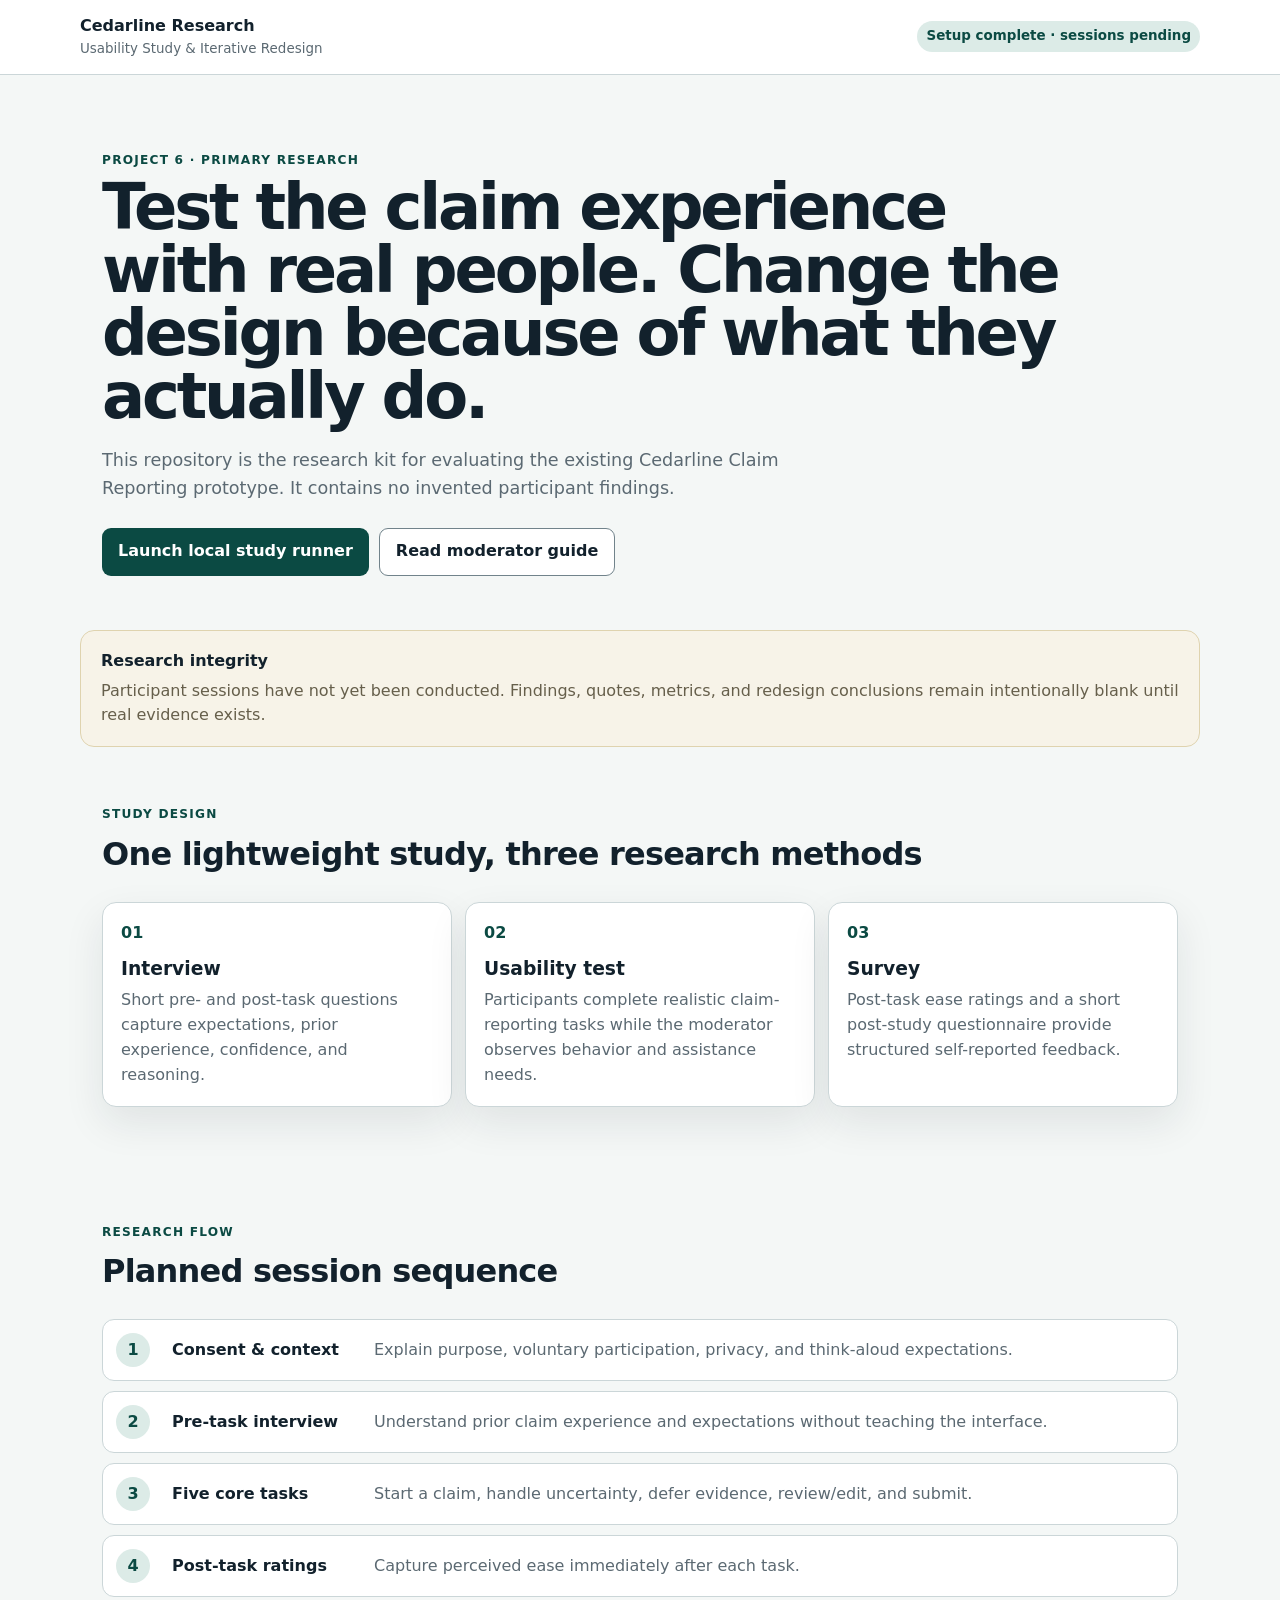
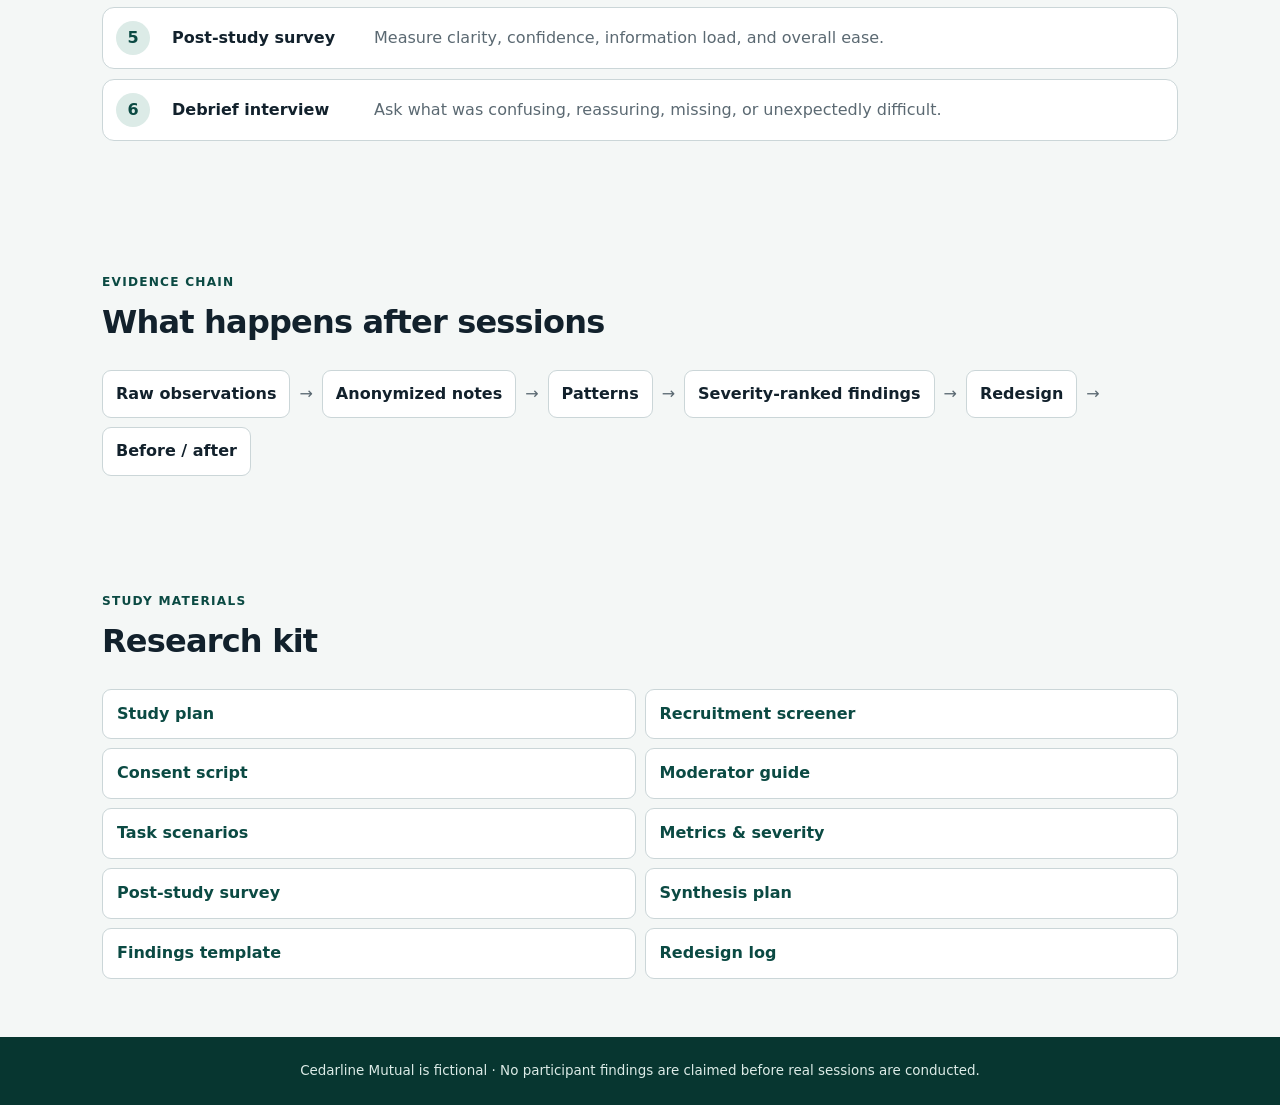
<file: index.html>
<!doctype html>
<html lang="en">
<head>
  <meta charset="utf-8">
  <meta name="viewport" content="width=device-width,initial-scale=1">
  <meta name="description" content="Cedarline Claim Reporting usability-study kit and research case study">
  <title>Cedarline Usability Study & Redesign</title>
  <link rel="stylesheet" href="styles.css">
</head>
<body>
<a class="skip-link" href="#main">Skip to study overview</a>
<header class="topbar">
  <div><strong>Cedarline Research</strong><span>Usability Study & Iterative Redesign</span></div>
  <span class="status">Setup complete · sessions pending</span>
</header>

<main id="main">
  <section class="hero">
    <p class="eyebrow">Project 6 · Primary research</p>
    <h1>Test the claim experience with real people. Change the design because of what they actually do.</h1>
    <p>This repository is the research kit for evaluating the existing Cedarline Claim Reporting prototype. It contains no invented participant findings.</p>
    <div class="actions">
      <a class="button primary" href="study-runner.html">Launch local study runner</a>
      <a class="button secondary" href="study/moderator-guide.md">Read moderator guide</a>
    </div>
  </section>

  <section class="notice">
    <strong>Research integrity</strong>
    <p>Participant sessions have not yet been conducted. Findings, quotes, metrics, and redesign conclusions remain intentionally blank until real evidence exists.</p>
  </section>

  <section class="section">
    <p class="eyebrow">Study design</p>
    <h2>One lightweight study, three research methods</h2>
    <div class="method-grid">
      <article><span>01</span><h3>Interview</h3><p>Short pre- and post-task questions capture expectations, prior experience, confidence, and reasoning.</p></article>
      <article><span>02</span><h3>Usability test</h3><p>Participants complete realistic claim-reporting tasks while the moderator observes behavior and assistance needs.</p></article>
      <article><span>03</span><h3>Survey</h3><p>Post-task ease ratings and a short post-study questionnaire provide structured self-reported feedback.</p></article>
    </div>
  </section>

  <section class="section">
    <p class="eyebrow">Research flow</p>
    <h2>Planned session sequence</h2>
    <ol class="flow">
      <li><strong>Consent & context</strong><span>Explain purpose, voluntary participation, privacy, and think-aloud expectations.</span></li>
      <li><strong>Pre-task interview</strong><span>Understand prior claim experience and expectations without teaching the interface.</span></li>
      <li><strong>Five core tasks</strong><span>Start a claim, handle uncertainty, defer evidence, review/edit, and submit.</span></li>
      <li><strong>Post-task ratings</strong><span>Capture perceived ease immediately after each task.</span></li>
      <li><strong>Post-study survey</strong><span>Measure clarity, confidence, information load, and overall ease.</span></li>
      <li><strong>Debrief interview</strong><span>Ask what was confusing, reassuring, missing, or unexpectedly difficult.</span></li>
    </ol>
  </section>

  <section class="section">
    <p class="eyebrow">Evidence chain</p>
    <h2>What happens after sessions</h2>
    <div class="evidence-chain" aria-label="Research evidence chain">
      <div>Raw observations</div><span>→</span><div>Anonymized notes</div><span>→</span><div>Patterns</div><span>→</span><div>Severity-ranked findings</div><span>→</span><div>Redesign</div><span>→</span><div>Before / after</div>
    </div>
  </section>

  <section class="section">
    <p class="eyebrow">Study materials</p>
    <h2>Research kit</h2>
    <div class="materials">
      <a href="study/study-plan.md">Study plan</a>
      <a href="study/recruitment-screener.md">Recruitment screener</a>
      <a href="study/consent-script.md">Consent script</a>
      <a href="study/moderator-guide.md">Moderator guide</a>
      <a href="study/task-scenarios.md">Task scenarios</a>
      <a href="study/metrics-and-severity.md">Metrics & severity</a>
      <a href="study/post-study-survey.md">Post-study survey</a>
      <a href="study/synthesis-plan.md">Synthesis plan</a>
      <a href="study/findings-template.md">Findings template</a>
      <a href="study/redesign-log-template.md">Redesign log</a>
    </div>
  </section>
</main>

<footer>Cedarline Mutual is fictional · No participant findings are claimed before real sessions are conducted.</footer>
</body>
</html>
</file>
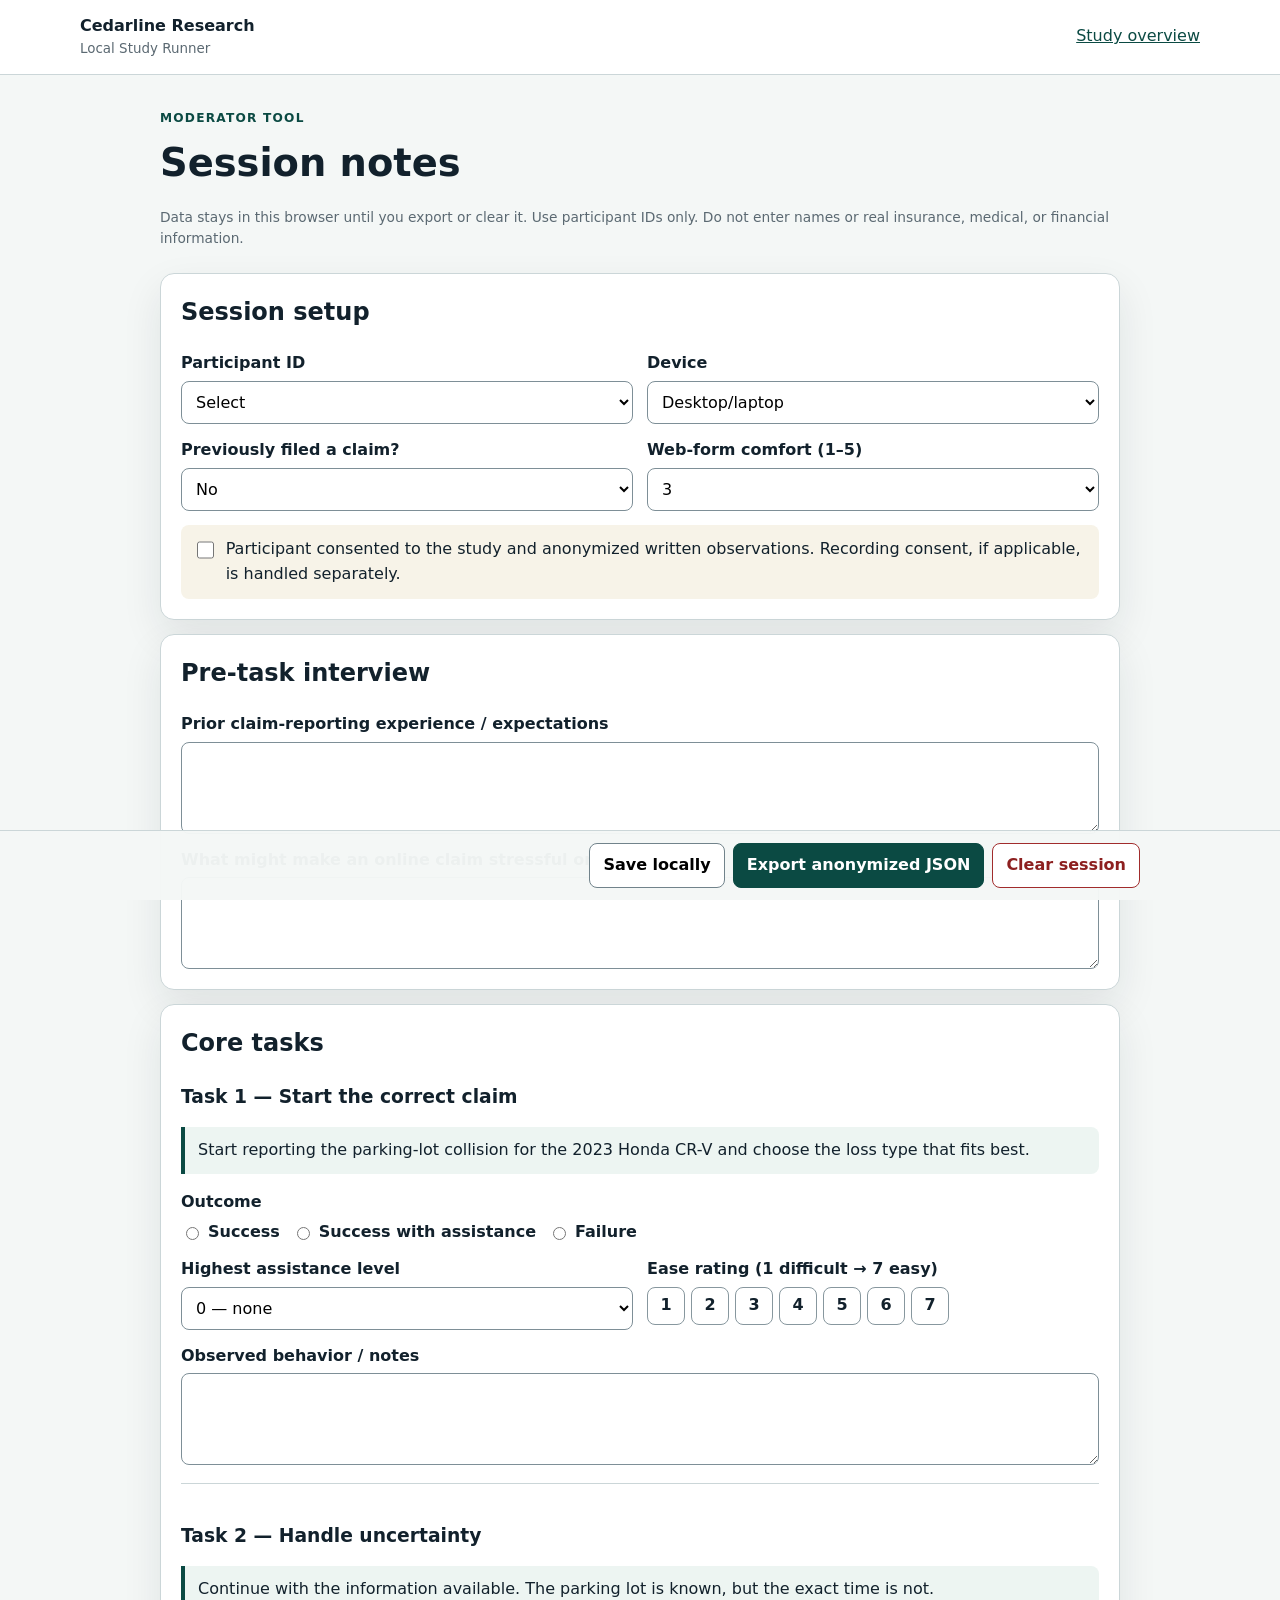
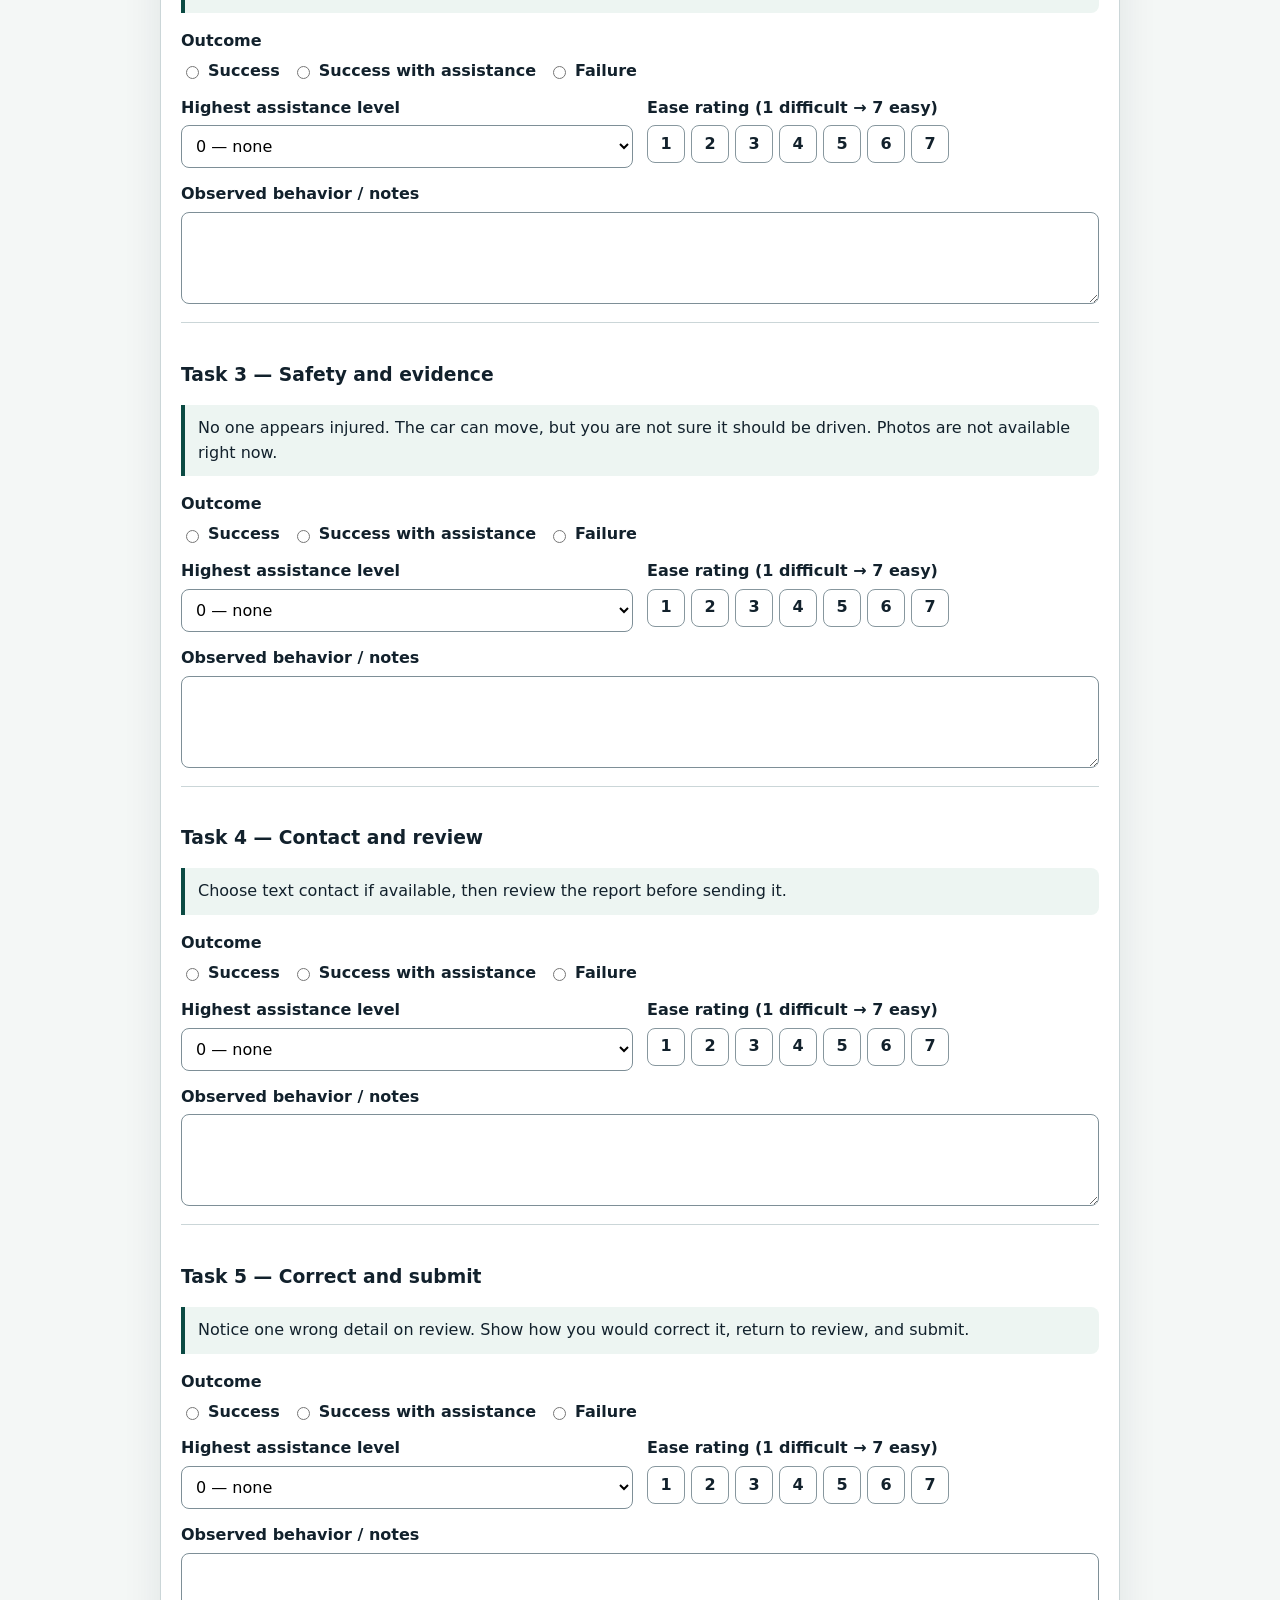
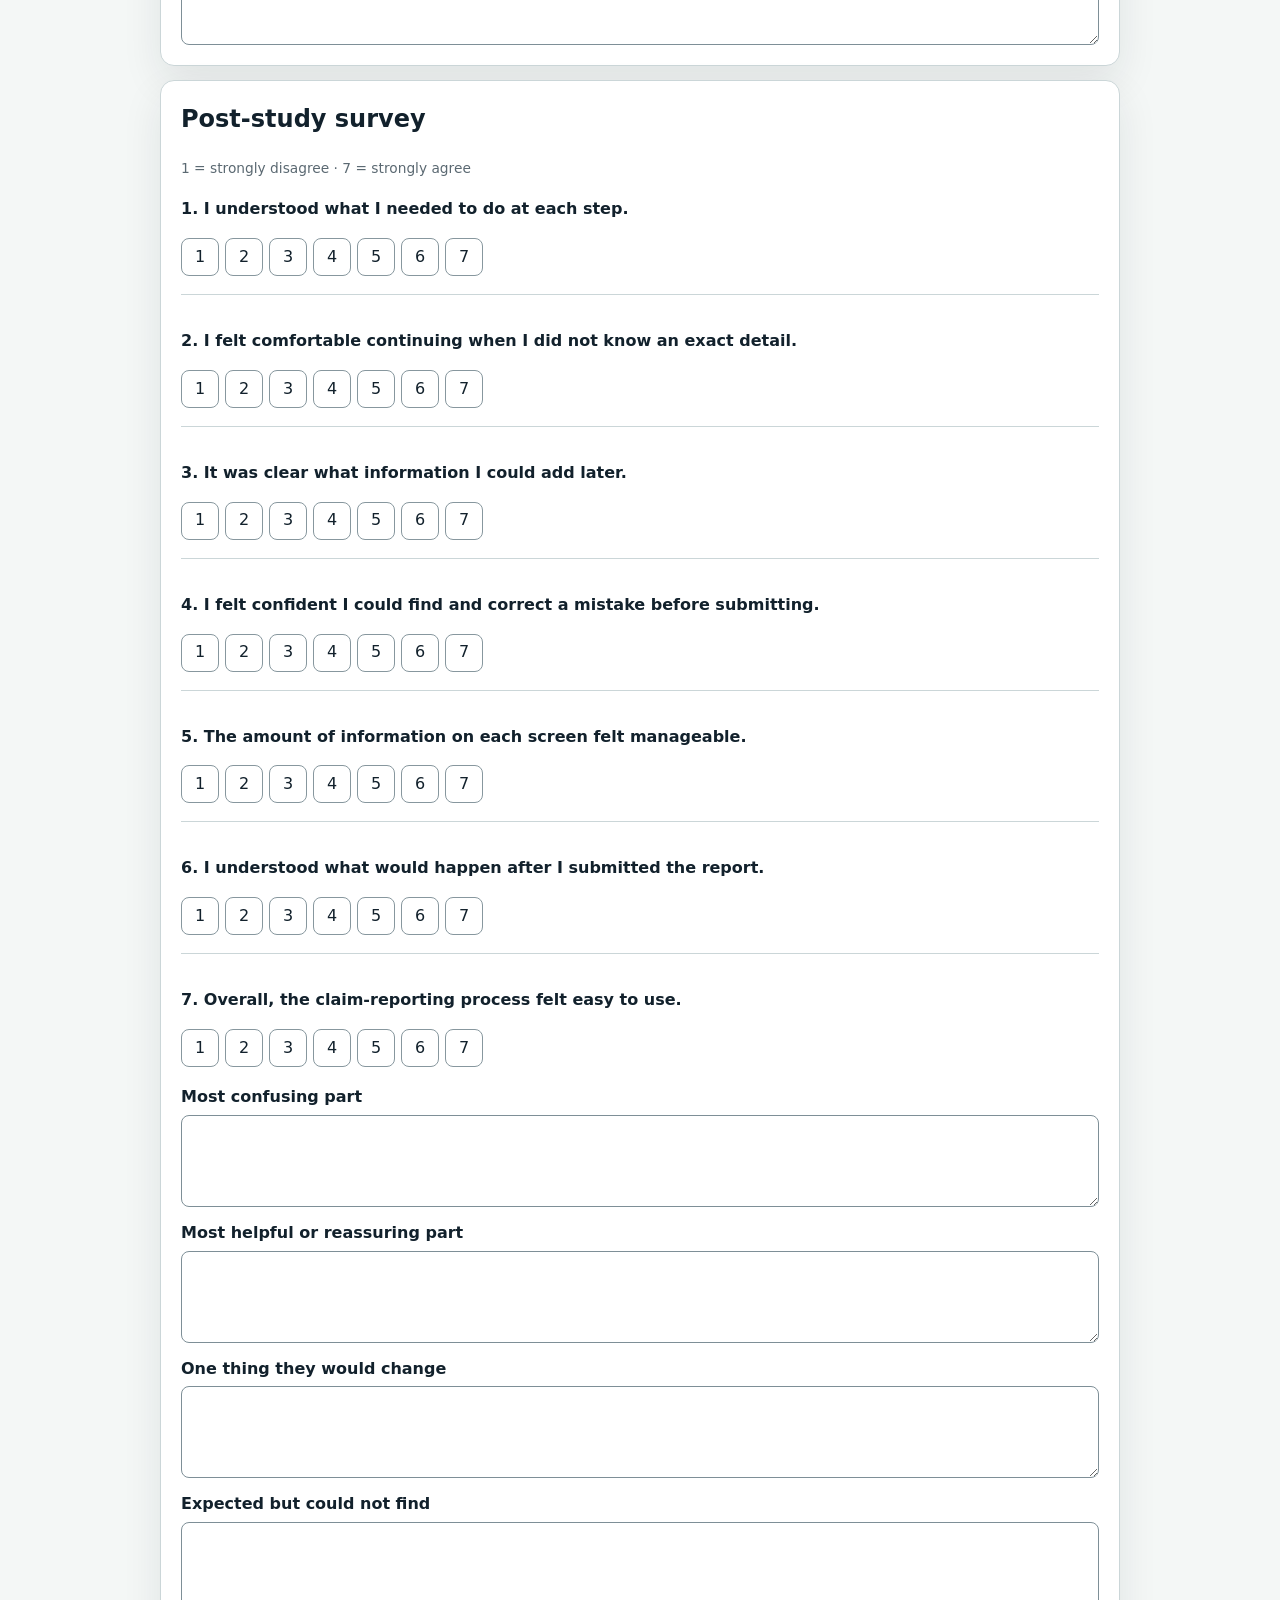
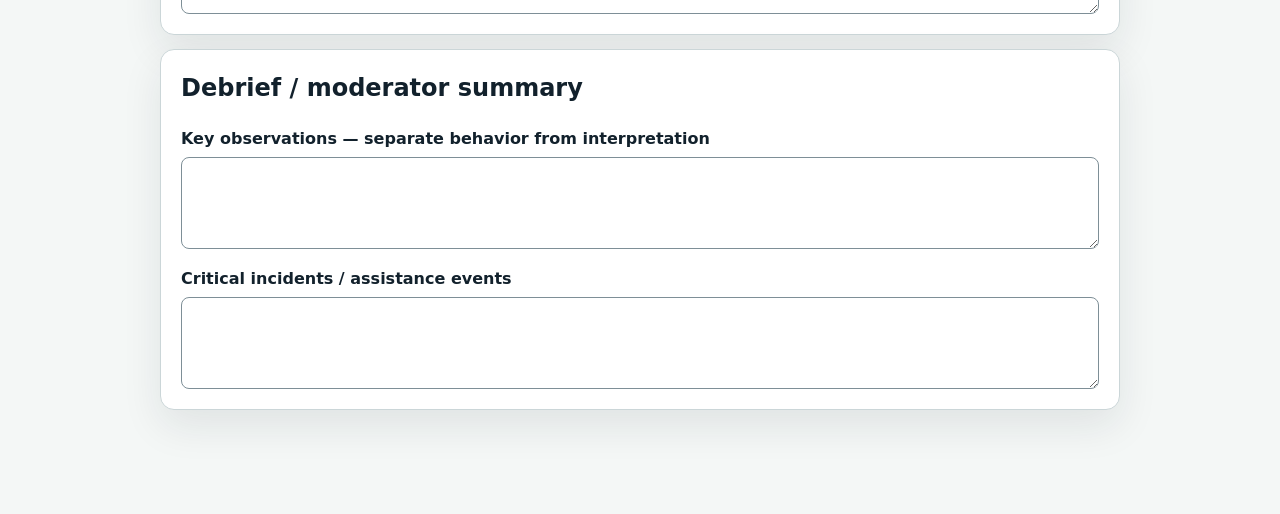
<file: study-runner.html>
<!doctype html>
<html lang="en">
<head>
  <meta charset="utf-8">
  <meta name="viewport" content="width=device-width,initial-scale=1">
  <meta name="description" content="Local anonymized usability session note runner">
  <title>Cedarline Study Runner</title>
  <link rel="stylesheet" href="styles.css">
  <script src="study-runner.js" defer></script>
</head>
<body>
<a class="skip-link" href="#studyForm">Skip to study form</a>
<header class="topbar">
  <div><strong>Cedarline Research</strong><span>Local Study Runner</span></div>
  <a href="index.html">Study overview</a>
</header>

<main class="runner-shell">
  <header class="runner-header">
    <p class="eyebrow">Moderator tool</p>
    <h1>Session notes</h1>
    <p class="privacy-note">Data stays in this browser until you export or clear it. Use participant IDs only. Do not enter names or real insurance, medical, or financial information.</p>
  </header>

  <form id="studyForm">
    <section class="runner-card">
      <h2>Session setup</h2>
      <div class="form-grid">
        <div class="field"><label for="participantId">Participant ID</label><select id="participantId" required><option value="">Select</option><option>P01</option><option>P02</option><option>P03</option><option>P04</option><option>P05</option></select></div>
        <div class="field"><label for="device">Device</label><select id="device"><option>Desktop/laptop</option><option>Mobile phone</option><option>Tablet</option></select></div>
        <div class="field"><label for="claimExperience">Previously filed a claim?</label><select id="claimExperience"><option>No</option><option>Yes</option><option>Prefer not to say</option></select></div>
        <div class="field"><label for="formComfort">Web-form comfort (1–5)</label><select id="formComfort"><option>1</option><option>2</option><option selected>3</option><option>4</option><option>5</option></select></div>
        <label class="consent full"><input id="consent" type="checkbox" required><span>Participant consented to the study and anonymized written observations. Recording consent, if applicable, is handled separately.</span></label>
      </div>
    </section>

    <section class="runner-card">
      <h2>Pre-task interview</h2>
      <div class="form-grid">
        <div class="field full"><label for="preClaim">Prior claim-reporting experience / expectations</label><textarea id="preClaim"></textarea></div>
        <div class="field full"><label for="preStress">What might make an online claim stressful or difficult?</label><textarea id="preStress"></textarea></div>
      </div>
    </section>

    <section class="runner-card">
      <h2>Core tasks</h2>
      <div id="tasks"></div>
    </section>

    <section class="runner-card">
      <h2>Post-study survey</h2>
      <p class="privacy-note">1 = strongly disagree · 7 = strongly agree</p>
      <div id="survey"></div>
      <div class="form-grid survey-open">
        <div class="field full"><label for="confusing">Most confusing part</label><textarea id="confusing"></textarea></div>
        <div class="field full"><label for="helpful">Most helpful or reassuring part</label><textarea id="helpful"></textarea></div>
        <div class="field full"><label for="changeOne">One thing they would change</label><textarea id="changeOne"></textarea></div>
        <div class="field full"><label for="missing">Expected but could not find</label><textarea id="missing"></textarea></div>
      </div>
    </section>

    <section class="runner-card">
      <h2>Debrief / moderator summary</h2>
      <div class="field"><label for="moderatorSummary">Key observations — separate behavior from interpretation</label><textarea id="moderatorSummary"></textarea></div>
      <div class="field field-gap"><label for="criticalIncidents">Critical incidents / assistance events</label><textarea id="criticalIncidents"></textarea></div>
    </section>
  </form>
</main>

<div class="runner-actions">
  <span id="runnerStatus" role="status" aria-live="polite"></span>
  <button class="secondary-action" id="saveLocal" type="button">Save locally</button>
  <button class="primary-action" id="exportJson" type="button">Export anonymized JSON</button>
  <button class="danger-action" id="clearSession" type="button">Clear session</button>
</div>
</body>
</html>
</file>
<file: styles.css>
:root{--ink:#12212c;--muted:#5b6972;--cedar:#0b4a43;--cedar-dark:#073630;--cedar-soft:#dcebe7;--surface:#fff;--page:#f4f7f6;--border:#cbd6d8;--focus:#ffd166;--warm:#f7f3e8;--danger:#8d2020;--shadow:0 16px 40px rgba(18,33,44,.09)}
*{box-sizing:border-box}html{font-family:ui-sans-serif,system-ui,-apple-system,"Segoe UI",sans-serif;color:var(--ink);background:var(--page);scroll-behavior:smooth}body{margin:0;line-height:1.55}button,input,select,textarea{font:inherit}a{color:var(--cedar)}:focus-visible{outline:3px solid var(--focus);outline-offset:3px}.skip-link{position:absolute;left:-9999px;top:8px;background:#fff;padding:10px;z-index:99}.skip-link:focus{left:8px}.topbar{min-height:72px;display:flex;justify-content:space-between;align-items:center;gap:20px;padding:14px max(20px,calc((100vw - 1120px)/2));background:#fff;border-bottom:1px solid var(--border)}.topbar>div{display:flex;flex-direction:column}.topbar span{color:var(--muted);font-size:.84rem}.status{color:var(--cedar)!important;background:var(--cedar-soft);padding:5px 9px;border-radius:999px;font-weight:800}.hero,.section,.notice{max-width:1120px;margin:auto}.hero{padding:76px 22px 54px}.eyebrow{font-size:.76rem;text-transform:uppercase;letter-spacing:.1em;color:var(--cedar);font-weight:850;margin:0 0 6px}.hero h1{font-size:clamp(2.6rem,5vw,4.8rem);line-height:.98;letter-spacing:-.05em;max-width:980px;margin:7px 0 20px}.hero>p:last-of-type{max-width:760px;color:var(--muted);font-size:1.1rem}.actions{display:flex;gap:10px;flex-wrap:wrap;margin-top:26px}.button{display:inline-flex;align-items:center;justify-content:center;min-height:48px;padding:10px 16px;border-radius:9px;text-decoration:none;font-weight:850}.button.primary{background:var(--cedar);color:#fff}.button.secondary{background:#fff;border:1px solid #71838b;color:var(--ink)}.notice{background:var(--warm);border:1px solid #dfd3af;border-radius:14px;padding:18px 20px}.notice p{margin:5px 0 0;color:#665f4b}.section{padding:58px 22px}.section h2{font-size:2rem;margin:5px 0 22px;letter-spacing:-.025em}.method-grid{display:grid;grid-template-columns:repeat(3,1fr);gap:13px}.method-grid article{background:#fff;border:1px solid var(--border);border-radius:14px;padding:18px;box-shadow:var(--shadow)}.method-grid span{font-weight:900;color:var(--cedar)}.method-grid h3{margin:9px 0 5px}.method-grid p{color:var(--muted);margin:0}.flow{list-style:none;padding:0;display:grid;gap:10px;counter-reset:step}.flow li{counter-increment:step;display:grid;grid-template-columns:44px 190px 1fr;gap:12px;align-items:center;background:#fff;border:1px solid var(--border);border-radius:12px;padding:13px}.flow li:before{content:counter(step);display:grid;place-items:center;width:34px;height:34px;border-radius:50%;background:var(--cedar-soft);color:var(--cedar);font-weight:900}.flow span{color:var(--muted)}.evidence-chain{display:flex;align-items:center;gap:9px;flex-wrap:wrap}.evidence-chain div{background:#fff;border:1px solid var(--border);border-radius:9px;padding:11px 13px;font-weight:800}.evidence-chain span{color:var(--muted)}.materials{display:grid;grid-template-columns:repeat(2,1fr);gap:9px}.materials a{background:#fff;border:1px solid var(--border);padding:12px 14px;border-radius:9px;text-decoration:none;font-weight:750}.materials a:hover{text-decoration:underline}.runner-shell{max-width:1000px;margin:auto;padding:34px 20px 90px}.runner-header{margin-bottom:24px}.runner-header h1{font-size:2.4rem;margin:4px 0}.runner-card{background:#fff;border:1px solid var(--border);border-radius:14px;padding:20px;margin-bottom:14px;box-shadow:var(--shadow)}.runner-card h2{margin-top:0}.form-grid{display:grid;grid-template-columns:1fr 1fr;gap:14px}.field{display:flex;flex-direction:column;gap:5px}.field label,.field>span{font-weight:780}.field input,.field select,.field textarea{padding:10px;border:1px solid #7e8f97;border-radius:8px;background:#fff}.field textarea{min-height:92px;resize:vertical}.full{grid-column:1/-1}.consent{display:flex;gap:9px;align-items:start;background:var(--warm);padding:12px;border-radius:8px}.consent input{width:20px;height:20px}.task-block{border-top:1px solid var(--border);padding-top:18px;margin-top:18px}.task-block:first-of-type{border-top:0;padding-top:0}.task-block h3{margin-bottom:4px}.task-scenario{background:#edf5f2;border-left:4px solid var(--cedar);padding:11px 13px;border-radius:0 8px 8px 0}.outcome-row{display:flex;gap:12px;flex-wrap:wrap}.outcome-row label{display:flex;gap:6px;align-items:center}.rating{display:flex;gap:6px;flex-wrap:wrap}.rating label{display:grid;place-items:center;width:38px;height:38px;border:1px solid #87979e;border-radius:8px;cursor:pointer}.rating input{position:absolute;opacity:0}.rating label:has(input:checked){background:var(--cedar);color:#fff;border-color:var(--cedar)}.privacy-note{font-size:.86rem;color:var(--muted)}.survey-open,.field-gap{margin-top:18px}.runner-actions{position:fixed;left:0;right:0;bottom:0;z-index:10;display:flex;align-items:center;gap:8px;justify-content:flex-end;padding:12px max(16px,calc((100vw - 1000px)/2));background:rgba(244,247,246,.97);border-top:1px solid var(--border)}.runner-actions>span{margin-right:auto;color:var(--muted);font-size:.84rem}.runner-actions button{min-height:44px;border-radius:8px;padding:9px 13px;font-weight:800;cursor:pointer}.primary-action{background:var(--cedar);border:1px solid var(--cedar);color:#fff}.secondary-action{background:#fff;border:1px solid #71838b}.danger-action{background:#fff;border:1px solid #a12c2c;color:var(--danger)}footer{text-align:center;padding:24px;background:var(--cedar-dark);color:#dcebe7;font-size:.84rem}
@media(max-width:720px){.method-grid,.materials,.form-grid{grid-template-columns:1fr}.flow li{grid-template-columns:38px 1fr}.flow span{grid-column:2}.topbar{align-items:flex-start;flex-direction:column}.status{align-self:flex-start}.runner-actions{position:static;flex-direction:column;align-items:stretch}.runner-actions>span{margin:0}.runner-actions button{width:100%}}
@media(prefers-reduced-motion:reduce){html{scroll-behavior:auto}*,*::before,*::after{transition:none!important;animation:none!important}}
</file>
